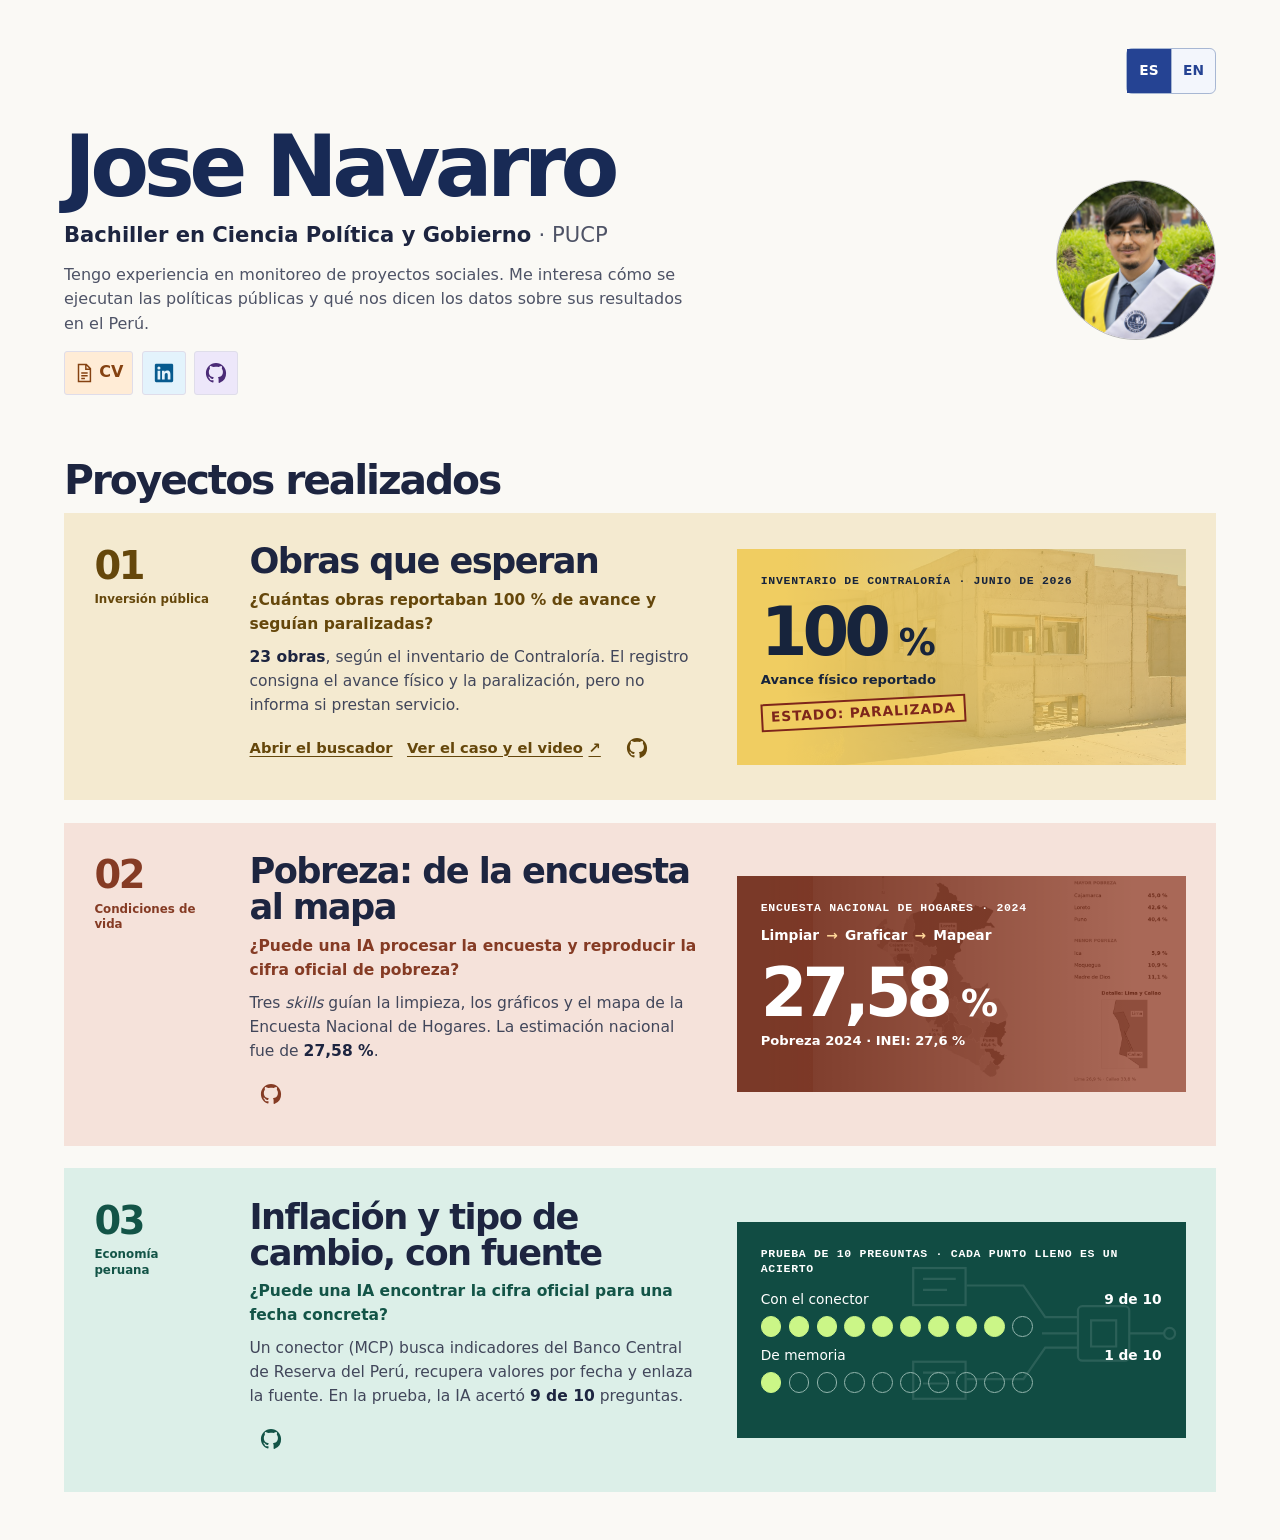
<file: index.html>
<!doctype html>
<html lang="es">
<head>
  <meta charset="utf-8">
  <meta name="viewport" content="width=device-width, initial-scale=1">
  <meta name="description" content="Jose Navarro, bachiller en Ciencia Política y Gobierno por la PUCP. Proyectos sobre inversión pública, pobreza y economía en el Perú.">
  <title>Jose Navarro · Portafolio</title>
  <style>
:root{color-scheme:light;--paper:#faf9f5;--ink:#1d2540;--quiet:#4e5366;--rule:#b9b9ba;--link:#254393}
*{box-sizing:border-box}
body{margin:0;background:var(--paper);color:var(--ink);font:1rem/1.55 system-ui,sans-serif}
a{color:var(--link);text-underline-offset:.19em}
a:hover{color:#912c19}
a:focus-visible{outline:3px solid #a73b24;outline-offset:4px}
.skip{position:absolute;top:.6rem;left:.6rem;z-index:2;background:white;padding:.7rem;transform:translateY(-180%)}
.skip:focus{transform:none}
.page{max-width:82rem;margin:auto;padding:clamp(1.15rem,4vw,3rem) clamp(1rem,5vw,4rem) 3rem}
h1,h2,h3,p,figure{margin:0}
.intro{display:grid;grid-template-columns:minmax(0,1fr) clamp(5rem,15vw,10rem);align-items:center;gap:1rem 2rem;padding:clamp(.7rem,3vw,2rem) 0 clamp(1.1rem,3vw,2rem)}
h1{font-size:clamp(2.2rem,6.7vw,5.65rem);line-height:.95;letter-spacing:-.065em;font-weight:850}
.degree{font-size:clamp(1.02rem,2.1vw,1.32rem);font-weight:720;margin-top:.7rem}
.degree span{color:var(--quiet);white-space:nowrap;font-weight:500}
.bio{max-width:40rem;margin-top:.7rem;color:var(--quiet)}
.portrait{width:100%;height:auto;aspect-ratio:1;object-fit:cover;border-radius:50%;border:1px solid var(--rule)}
.contacts{display:flex;gap:.55rem;margin-top:.85rem}
.contacts a{display:inline-flex;align-items:center;justify-content:center;gap:.25rem;min-width:44px;min-height:44px;padding:0 .52rem;color:var(--ink);border:1px solid var(--rule);border-radius:3px;text-decoration:none}
.contacts a:hover{background:#e5eaf7;color:var(--link)}
.contacts svg{width:22px;height:22px}
.contacts .cv{font-weight:750}
h1{color:#182a55}
.contacts a{border-color:#dfddea}
.contacts .cv{background:#ffecd6;color:#854211}
.contacts a[aria-label="LinkedIn"]{background:#e3f3fc;color:#075b8f}
.contacts a[aria-label="GitHub"]{background:#ede7fa;color:#4b2b77}
.contacts a:hover{outline:2px solid currentColor;outline-offset:2px}
#proyectos{padding-top:clamp(1rem,3vw,2rem)}
.section-heading{margin:0 0 .7rem}
.section-heading h2{font-size:clamp(1.55rem,3.4vw,2.55rem);line-height:1.06;letter-spacing:-.052em}
.projects{display:grid;gap:clamp(.85rem,1.8vw,1.4rem)}
.project{display:grid;grid-template-columns:minmax(5rem, .26fr) minmax(0,1fr) minmax(0,1fr);gap:clamp(.9rem,3vw,2.5rem);align-items:center;padding:clamp(.9rem,2.7vw,1.9rem);background:var(--project-paper)}

.works{--dark:#65470b;--project-paper:#f4ead0;--picture:url('obra-referencial.jpg')}
.poverty{--dark:#853b24;--project-paper:#f5e2da;--picture:url('enaho.png')}
.economy{--dark:#135447;--project-paper:#dcefe8;--picture:url('flujo-bcrp.svg')}
.category{display:grid;gap:.45rem;align-self:start;font-size:.74rem;font-weight:700;color:var(--dark);line-height:1.3;padding-top:.2rem}
.category span{font-size:clamp(1.6rem,3vw,2.65rem);font-weight:760;line-height:1;font-variant-numeric:tabular-nums;letter-spacing:-.06em}
.project-text{display:grid;gap:.55rem;align-content:center}
.project h3{font-size:clamp(1.45rem,2.75vw,2.45rem);line-height:1.02;letter-spacing:-.045em}
.project-text>p{font-size:.97rem;color:#41465a}
.project-text>p.question{font-weight:650;color:var(--dark)}
.project strong{color:var(--ink)}
.evidence{isolation:isolate;position:relative;overflow:hidden;display:grid;gap:.45rem;align-content:start;min-height:13.5rem;padding:clamp(1rem,2vw,1.5rem);color:#fff;line-height:1.28;font-size:.86rem}
.evidence figcaption{font:700 .72rem/1.35 ui-monospace,Consolas,monospace;letter-spacing:.06em;text-transform:uppercase}
.works-visual{background:#f0cd61;color:#17243c}
.works-visual::before,.survey-visual::before,.answers-visual::before{content:"";position:absolute;inset:0;z-index:-1;background-size:cover;background-repeat:no-repeat}
.works-visual::before{background-image:linear-gradient(90deg,#f0cd61 11%,transparent 94%),var(--picture);background-position:center,center 61%;opacity:.37}
.progress-number,.survey-number{font-size:clamp(2.9rem,5.4vw,4.2rem);font-weight:850;letter-spacing:-.075em;line-height:.95;font-variant-numeric:tabular-nums}
.progress-number{margin-top:.35rem}
.progress-number span,.survey-number span{font-size:.55em;letter-spacing:0}
.record-label{font-size:.82rem;font-weight:650}
.stamp{justify-self:start;margin-top:.2rem;padding:.2rem .5rem;border:2px solid #7d251b;color:#7d251b;background:#f0cd61;font-weight:820;letter-spacing:.065em;transform:rotate(-3deg)}
.survey-visual{background:#8c351e}
.survey-visual::before{background-image:linear-gradient(90deg,#8c351e 6%,transparent 88%),var(--picture);background-position:center,right 48%;background-size:cover,83% auto;opacity:.25;filter:grayscale(1)}
.workflow{list-style:none;padding:0;margin:.22rem 0;display:flex;flex-wrap:wrap;gap:.2rem .45rem;font-weight:690}
.workflow li+li::before{content:"→";margin-right:.45rem;color:#ffd698}
.survey-number{margin-top:.45rem}
.answers-visual{background:#114c43}
.answers-visual::before{background-image:var(--picture);background-position:right bottom;background-size:auto 96%;opacity:.11}
.dot-score{display:grid;gap:.45rem;margin-top:.45rem}
.dot-score>div:not(.dot-row){display:flex;justify-content:space-between;gap:.4rem}
.dot-score b{white-space:nowrap}
.dot-row{display:grid;grid-template-columns:repeat(10,minmax(0,1fr));gap:clamp(.15rem,.7vw,.45rem);max-width:17rem;margin-bottom:.2rem}
.dot-row i{aspect-ratio:1;display:block;border-radius:50%;border:1px solid #93b5ad}
.dot-row.nine i:nth-child(-n+9),.dot-row.one i:first-child{background:#cbf687;border-color:#cbf687}
.project-links{display:flex;flex-wrap:wrap;gap:.15rem .9rem}
.project .project-links a{color:var(--dark);text-decoration-thickness:1px}.project .project-links a:hover{text-decoration-thickness:2px}
.project-links a,.back{display:inline-flex;align-items:center;gap:.35rem;min-height:44px;font-weight:700;font-size:.92rem}
@media(max-width:880px){
  .project{grid-template-columns:minmax(0,1fr) minmax(0,1fr);gap:.65rem 1rem}
  .category{grid-column:1/-1;display:flex;align-items:baseline;gap:.5rem}
  .category span{font-size:1.15rem;letter-spacing:-.02em}
}
@media(max-width:620px){.project{grid-template-columns:minmax(0,1fr);gap:.55rem}.project-text{gap:.45rem}.evidence{min-height:12.7rem}}
@media(max-width:440px){.intro{grid-template-columns:minmax(0,1fr) 3.85rem;gap:.65rem;align-items:start}.portrait{margin-top:.15rem}.bio{font-size:.95rem}.degree span{white-space:normal}}
  .language-nav{display:flex;justify-content:flex-end}
.language-switch{display:inline-flex;border:1px solid #a7b7d3;background:#f3f6fc;border-radius:.38rem}
.language-toggle{display:grid;min-width:44px;min-height:44px;place-items:center;color:#254393;font-weight:750;font-size:.86rem;text-decoration:none}
.language-toggle+.language-toggle{border-left:1px solid #a7b7d3}
.language-toggle:hover{background:#e0eafa;color:#182a55}
.language-toggle[aria-current="page"]{background:#254393;color:#fff}
.language-toggle:focus-visible{position:relative;z-index:1}
.project-links .code-icon{min-width:44px;justify-content:center}.code-icon svg{width:22px;height:22px}.code-icon:hover{background:#ffffff80}
</style>
<link rel="alternate" hreflang="en" href="en.html">
</head>
<body>
  <a class="skip" href="#proyectos">Ir a los proyectos</a>
  <main class="page">
    <nav class="language-nav" aria-label="Idioma"><span class="language-switch"><a class="language-toggle" href="/" lang="es" hreflang="es" aria-label="Español" aria-current="page">ES</a><a class="language-toggle" href="/en.html" lang="en" hreflang="en" aria-label="English">EN</a></span></nav>
    <header class="intro">
      <div class="identity">
        <h1>Jose Navarro</h1>
        <p class="degree">Bachiller en Ciencia Política y Gobierno <span>· PUCP</span></p>
        <p class="bio">Tengo experiencia en monitoreo de proyectos sociales. Me interesa cómo se ejecutan las políticas públicas y qué nos dicen los datos sobre sus resultados en el Perú.</p>
        <div class="contacts" aria-label="CV y perfiles profesionales">
          <a class="cv" href="cv-jose-navarro.pdf" aria-label="CV en PDF">
            <svg viewBox="0 0 24 24" aria-hidden="true" fill="none" stroke="currentColor" stroke-width="1.6"><path d="M6 2.75h8.5L19 7.25v14H6zM14 3v5h5M9 12h7M9 15h7M9 18h4"/></svg>
            <span>CV</span>
          </a>
          <a href="https://www.linkedin.com/in/jpnavarro22/" aria-label="LinkedIn">
            <svg viewBox="0 0 24 24" aria-hidden="true" fill="currentColor"><path d="M20.45 2H3.55C2.69 2 2 2.68 2 3.53v16.94c0 .85.69 1.53 1.55 1.53h16.9c.86 0 1.55-.68 1.55-1.53V3.53c0-.85-.69-1.53-1.55-1.53ZM7.93 19H5V9.53h2.93V19ZM6.47 8.24a1.7 1.7 0 1 1 0-3.4 1.7 1.7 0 0 1 0 3.4ZM19 19h-2.93v-4.61c0-1.1-.02-2.52-1.53-2.52-1.54 0-1.78 1.2-1.78 2.44V19H9.83V9.53h2.81v1.29h.04a3.08 3.08 0 0 1 2.77-1.52c2.96 0 3.55 1.95 3.55 4.49V19Z"/></svg>
          </a>
          <a href="https://github.com/bocchienjoyer" aria-label="GitHub">
            <svg viewBox="0 0 24 24" aria-hidden="true" fill="currentColor"><path d="M12 1C5.923 1 1 5.923 1 12c0 4.867 3.149 8.979 7.521 10.436.55.096.756-.233.756-.522 0-.262-.014-1.128-.014-2.049-3.025.564-3.809-.742-4.057-1.43-.124-.317-.66-1.293-1.127-1.554-.385-.207-.935-.715-.014-.729.866-.014 1.485.797 1.691 1.128.99 1.663 2.571 1.196 3.204.907.096-.715.385-1.196.701-1.471-2.681-.302-5.486-1.34-5.486-5.966 0-1.32.467-2.406 1.237-3.258-.124-.302-.55-1.54.124-3.19 0 0 1.003-.316 3.3 1.238a11.45 11.45 0 0 1 3.025-.407c1.031 0 2.062.138 3.025.407 2.296-1.568 3.3-1.238 3.3-1.238.674 1.65.248 2.888.124 3.19.77.852 1.237 1.924 1.237 3.258 0 4.64-2.819 5.664-5.5 5.966.44.385.825 1.114.825 2.255 0 1.636-.014 2.956-.014 3.368 0 .289.206.632.756.522A11.02 11.02 0 0 0 23 12c0-6.077-4.923-11-11-11Z"/></svg>
          </a>
        </div>
      </div>
      <img class="portrait" src="retrato.jpg" alt="Jose Navarro en su graduación" width="160" height="160">
    </header>
    <section id="proyectos" aria-labelledby="titulo-proyectos">
      <div class="section-heading"><h2 id="titulo-proyectos">Proyectos realizados</h2></div>
      <div class="projects">
        <article class="project works">
          <p class="category"><span>01</span> Inversión pública</p>
          <div class="project-text">
            <h3>Obras que esperan</h3>
            <p class="question">¿Cuántas obras reportaban 100 % de avance y seguían paralizadas?</p>
            <p><strong>23 obras</strong>, según el inventario de Contraloría. El registro consigna el avance físico y la paralización, pero no informa si prestan servicio.</p>
            <div class="project-links"><a href="https://bocchienjoyer.github.io/obras-que-esperan/">Abrir el buscador</a><a href="obras.html">Ver el caso y el video <span aria-hidden="true">↗</span></a><a class="code-icon" href="https://github.com/bocchienjoyer/python_intermedio/tree/main/tarea_3" aria-label="Código de Obras que esperan en GitHub"><svg viewBox="0 0 24 24" aria-hidden="true" fill="currentColor"><path d="M12 1C5.923 1 1 5.923 1 12c0 4.867 3.149 8.979 7.521 10.436.55.096.756-.233.756-.522 0-.262-.014-1.128-.014-2.049-3.025.564-3.809-.742-4.057-1.43-.124-.317-.66-1.293-1.127-1.554-.385-.207-.935-.715-.014-.729.866-.014 1.485.797 1.691 1.128.99 1.663 2.571 1.196 3.204.907.096-.715.385-1.196.701-1.471-2.681-.302-5.486-1.34-5.486-5.966 0-1.32.467-2.406 1.237-3.258-.124-.302-.55-1.54.124-3.19 0 0 1.003-.316 3.3 1.238a11.45 11.45 0 0 1 3.025-.407c1.031 0 2.062.138 3.025.407 2.296-1.568 3.3-1.238 3.3-1.238.674 1.65.248 2.888.124 3.19.77.852 1.237 1.924 1.237 3.258 0 4.64-2.819 5.664-5.5 5.966.44.385.825 1.114.825 2.255 0 1.636-.014 2.956-.014 3.368 0 .289.206.632.756.522A11.02 11.02 0 0 0 23 12c0-6.077-4.923-11-11-11Z"/></svg></a></div>
          </div>
          <figure class="evidence works-visual">
            <figcaption>Inventario de Contraloría · junio de 2026</figcaption>
            <div class="progress-number">100<span> %</span></div>
            <div class="record-label">Avance físico reportado</div>
            <div class="stamp">ESTADO: PARALIZADA</div>
          </figure>
        </article>
        <article class="project poverty">
          <p class="category"><span>02</span> Condiciones de vida</p>
          <div class="project-text">
            <h3>Pobreza: de la encuesta al mapa</h3>
            <p class="question">¿Puede una IA procesar la encuesta y reproducir la cifra oficial de pobreza?</p>
            <p>Tres <em>skills</em> guían la limpieza, los gráficos y el mapa de la Encuesta Nacional de Hogares. La estimación nacional fue de <strong>27,58 %</strong>.</p>
            <div class="project-links"><a class="code-icon" href="https://github.com/bocchienjoyer/enaho_skills" aria-label="Código del proyecto de pobreza en GitHub"><svg viewBox="0 0 24 24" aria-hidden="true" fill="currentColor"><path d="M12 1C5.923 1 1 5.923 1 12c0 4.867 3.149 8.979 7.521 10.436.55.096.756-.233.756-.522 0-.262-.014-1.128-.014-2.049-3.025.564-3.809-.742-4.057-1.43-.124-.317-.66-1.293-1.127-1.554-.385-.207-.935-.715-.014-.729.866-.014 1.485.797 1.691 1.128.99 1.663 2.571 1.196 3.204.907.096-.715.385-1.196.701-1.471-2.681-.302-5.486-1.34-5.486-5.966 0-1.32.467-2.406 1.237-3.258-.124-.302-.55-1.54.124-3.19 0 0 1.003-.316 3.3 1.238a11.45 11.45 0 0 1 3.025-.407c1.031 0 2.062.138 3.025.407 2.296-1.568 3.3-1.238 3.3-1.238.674 1.65.248 2.888.124 3.19.77.852 1.237 1.924 1.237 3.258 0 4.64-2.819 5.664-5.5 5.966.44.385.825 1.114.825 2.255 0 1.636-.014 2.956-.014 3.368 0 .289.206.632.756.522A11.02 11.02 0 0 0 23 12c0-6.077-4.923-11-11-11Z"/></svg></a></div>
          </div>
          <figure class="evidence survey-visual">
            <figcaption>Encuesta Nacional de Hogares · 2024</figcaption>
            <ol class="workflow"><li>Limpiar</li><li>Graficar</li><li>Mapear</li></ol>
            <div class="survey-number">27,58<span> %</span></div>
            <div class="record-label">Pobreza 2024 · INEI: 27,6 %</div>
          </figure>
        </article>
        <article class="project economy">
          <p class="category"><span>03</span> Economía peruana</p>
          <div class="project-text">
            <h3>Inflación y tipo de cambio, con fuente</h3>
            <p class="question">¿Puede una IA encontrar la cifra oficial para una fecha concreta?</p>
            <p>Un conector (MCP) busca indicadores del Banco Central de Reserva del Perú, recupera valores por fecha y enlaza la fuente. En la prueba, la IA acertó <strong>9 de 10</strong> preguntas.</p>
            <div class="project-links"><a class="code-icon" href="https://github.com/bocchienjoyer/mcp-bcrp" aria-label="Código del conector del BCRP en GitHub"><svg viewBox="0 0 24 24" aria-hidden="true" fill="currentColor"><path d="M12 1C5.923 1 1 5.923 1 12c0 4.867 3.149 8.979 7.521 10.436.55.096.756-.233.756-.522 0-.262-.014-1.128-.014-2.049-3.025.564-3.809-.742-4.057-1.43-.124-.317-.66-1.293-1.127-1.554-.385-.207-.935-.715-.014-.729.866-.014 1.485.797 1.691 1.128.99 1.663 2.571 1.196 3.204.907.096-.715.385-1.196.701-1.471-2.681-.302-5.486-1.34-5.486-5.966 0-1.32.467-2.406 1.237-3.258-.124-.302-.55-1.54.124-3.19 0 0 1.003-.316 3.3 1.238a11.45 11.45 0 0 1 3.025-.407c1.031 0 2.062.138 3.025.407 2.296-1.568 3.3-1.238 3.3-1.238.674 1.65.248 2.888.124 3.19.77.852 1.237 1.924 1.237 3.258 0 4.64-2.819 5.664-5.5 5.966.44.385.825 1.114.825 2.255 0 1.636-.014 2.956-.014 3.368 0 .289.206.632.756.522A11.02 11.02 0 0 0 23 12c0-6.077-4.923-11-11-11Z"/></svg></a></div>
          </div>
          <figure class="evidence answers-visual">
            <figcaption>Prueba de 10 preguntas · cada punto lleno es un acierto</figcaption>
            <div class="dot-score">
              <div><span>Con el conector</span><b>9 de 10</b></div>
              <div class="dot-row nine" aria-hidden="true"><i></i><i></i><i></i><i></i><i></i><i></i><i></i><i></i><i></i><i></i></div>
              <div><span>De memoria</span><b>1 de 10</b></div>
              <div class="dot-row one" aria-hidden="true"><i></i><i></i><i></i><i></i><i></i><i></i><i></i><i></i><i></i><i></i></div>
            </div>
          </figure>
        </article>
      </div>
    </section>
  </main>
</body>
</html>
</file>
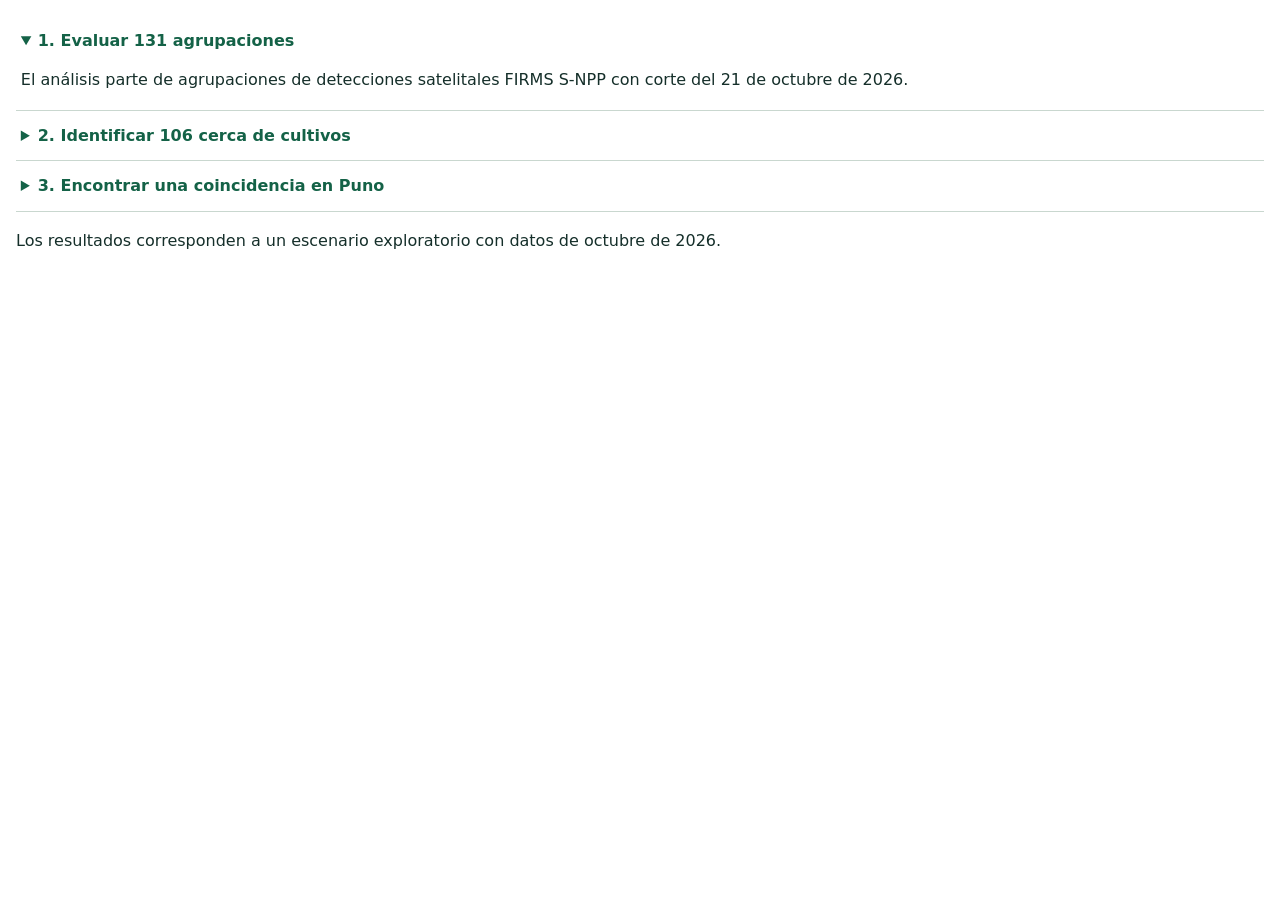
<file: demo.html>
<!doctype html>
<html lang="es">
<head>
  <meta charset="utf-8">
  <meta name="viewport" content="width=device-width, initial-scale=1">
  <title>Cómo se evaluaron las detecciones</title>
  <link rel="stylesheet" href="estilos.css">
</head>
<body class="demo">
  <details name="etapa" open><summary>1. Evaluar 131 agrupaciones</summary><p>El análisis parte de agrupaciones de detecciones satelitales FIRMS S-NPP con corte del 21 de octubre de 2026.</p></details>
  <details name="etapa"><summary>2. Identificar 106 cerca de cultivos</summary><p>Se identificaron 106 agrupaciones con superficie agrícola a menos de 1 km.</p></details>
  <details name="etapa"><summary>3. Encontrar una coincidencia en Puno</summary><p>Al incorporar las condiciones meteorológicas del escenario base, una agrupación cumplió los criterios en Puno.</p></details>
  <p>Los resultados corresponden a un escenario exploratorio con datos de octubre de 2026.</p>
</body>
</html>
</file>
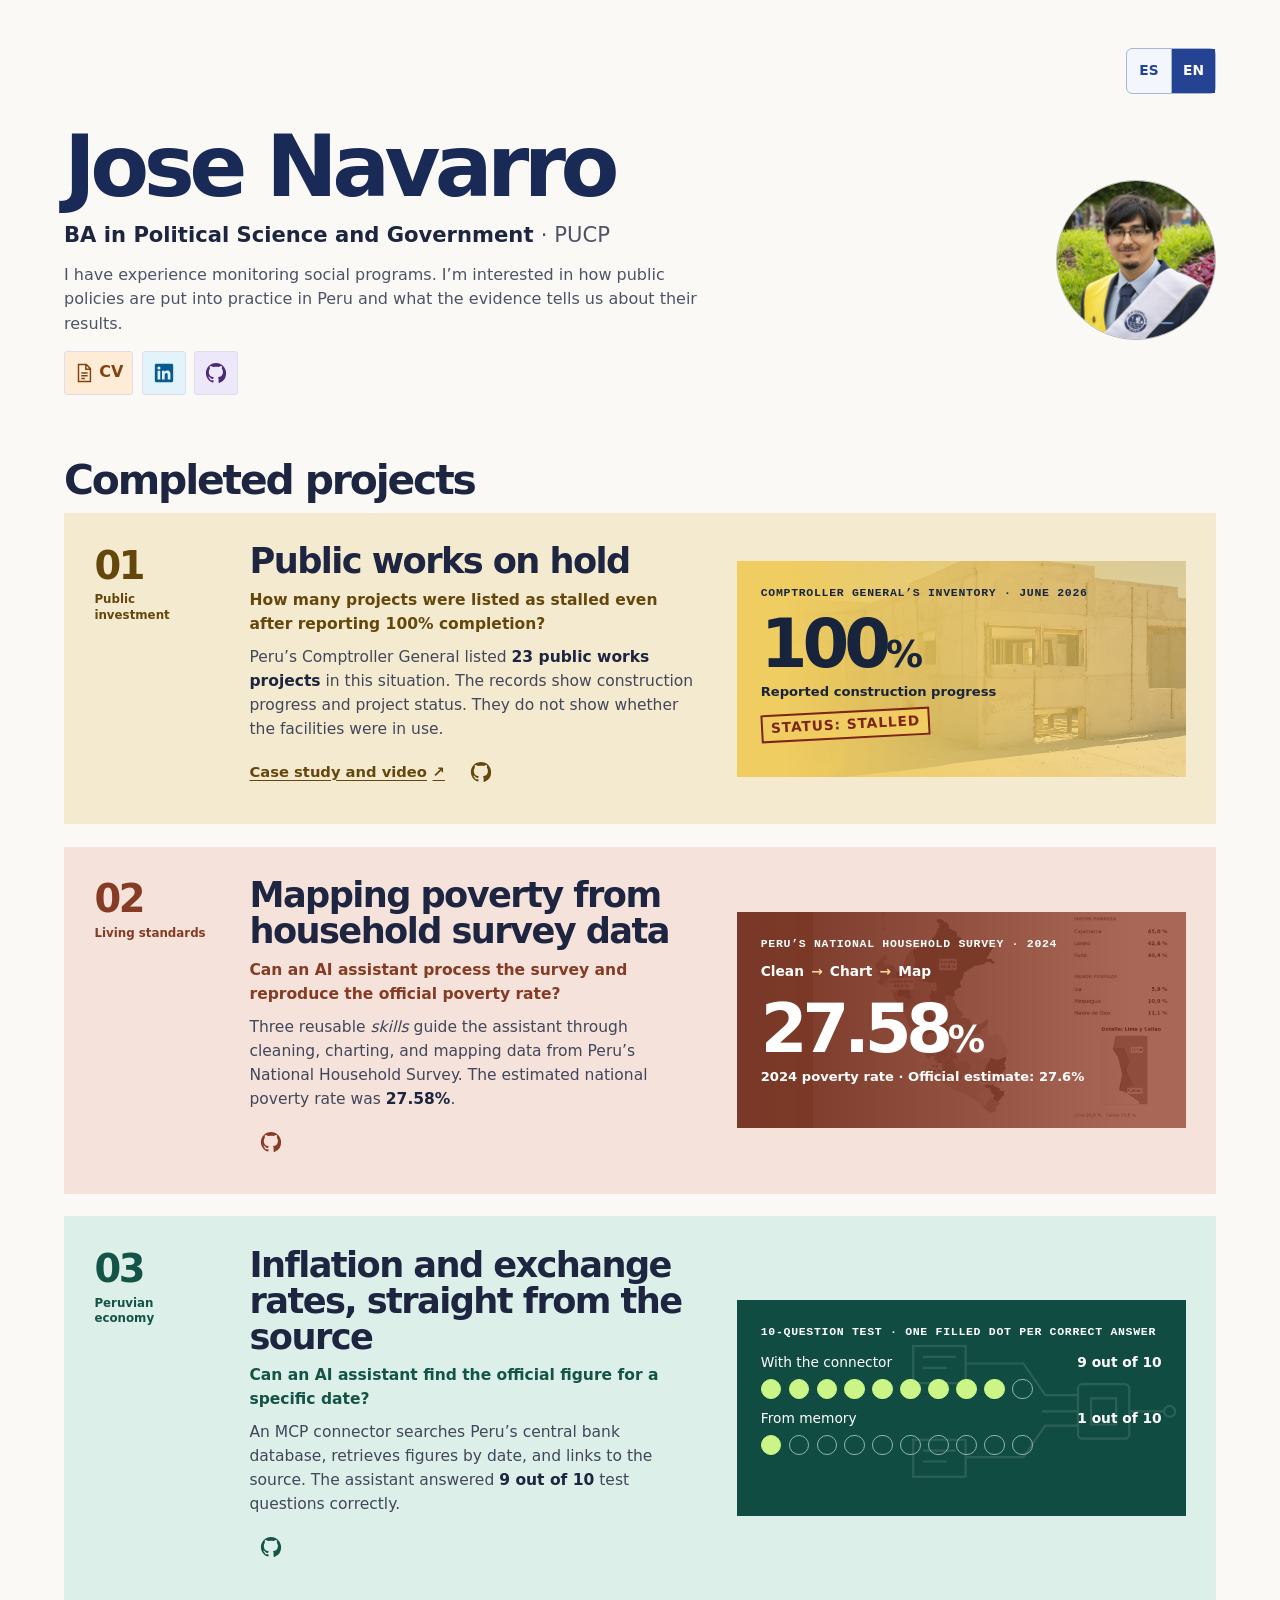
<file: en.html>
<!doctype html>
<html lang="en">
<head>
  <meta charset="utf-8">
  <meta name="viewport" content="width=device-width, initial-scale=1">
  <meta name="description" content="Jose Navarro holds a bachelor’s degree in Political Science and Government from PUCP. His projects cover public investment, poverty, and the Peruvian economy.">
  <title>Jose Navarro · Portfolio</title>
  <style>
:root{color-scheme:light;--paper:#faf9f5;--ink:#1d2540;--quiet:#4e5366;--rule:#b9b9ba;--link:#254393}
*{box-sizing:border-box}
body{margin:0;background:var(--paper);color:var(--ink);font:1rem/1.55 system-ui,sans-serif}
a{color:var(--link);text-underline-offset:.19em}
a:hover{color:#912c19}
a:focus-visible{outline:3px solid #a73b24;outline-offset:4px}
.skip{position:absolute;top:.6rem;left:.6rem;z-index:2;background:white;padding:.7rem;transform:translateY(-180%)}
.skip:focus{transform:none}
.page{max-width:82rem;margin:auto;padding:clamp(1.15rem,4vw,3rem) clamp(1rem,5vw,4rem) 3rem}
h1,h2,h3,p,figure{margin:0}
.intro{display:grid;grid-template-columns:minmax(0,1fr) clamp(5rem,15vw,10rem);align-items:center;gap:1rem 2rem;padding:clamp(.7rem,3vw,2rem) 0 clamp(1.1rem,3vw,2rem)}
h1{font-size:clamp(2.2rem,6.7vw,5.65rem);line-height:.95;letter-spacing:-.065em;font-weight:850}
.degree{font-size:clamp(1.02rem,2.1vw,1.32rem);font-weight:720;margin-top:.7rem}
.degree span{color:var(--quiet);white-space:nowrap;font-weight:500}
.bio{max-width:40rem;margin-top:.7rem;color:var(--quiet)}
.portrait{width:100%;height:auto;aspect-ratio:1;object-fit:cover;border-radius:50%;border:1px solid var(--rule)}
.contacts{display:flex;gap:.55rem;margin-top:.85rem}
.contacts a{display:inline-flex;align-items:center;justify-content:center;gap:.25rem;min-width:44px;min-height:44px;padding:0 .52rem;color:var(--ink);border:1px solid var(--rule);border-radius:3px;text-decoration:none}
.contacts a:hover{background:#e5eaf7;color:var(--link)}
.contacts svg{width:22px;height:22px}
.contacts .cv{font-weight:750}
h1{color:#182a55}
.contacts a{border-color:#dfddea}
.contacts .cv{background:#ffecd6;color:#854211}
.contacts a[aria-label="LinkedIn"]{background:#e3f3fc;color:#075b8f}
.contacts a[aria-label="GitHub"]{background:#ede7fa;color:#4b2b77}
.contacts a:hover{outline:2px solid currentColor;outline-offset:2px}
#projects{padding-top:clamp(1rem,3vw,2rem)}
.section-heading{margin:0 0 .7rem}
.section-heading h2{font-size:clamp(1.55rem,3.4vw,2.55rem);line-height:1.06;letter-spacing:-.052em}
.projects{display:grid;gap:clamp(.85rem,1.8vw,1.4rem)}
.project{display:grid;grid-template-columns:minmax(5rem, .26fr) minmax(0,1fr) minmax(0,1fr);gap:clamp(.9rem,3vw,2.5rem);align-items:center;padding:clamp(.9rem,2.7vw,1.9rem);background:var(--project-paper)}

.works{--dark:#65470b;--project-paper:#f4ead0;--picture:url('obra-referencial.jpg')}
.poverty{--dark:#853b24;--project-paper:#f5e2da;--picture:url('enaho.png')}
.economy{--dark:#135447;--project-paper:#dcefe8;--picture:url('flujo-bcrp.svg')}
.category{display:grid;gap:.45rem;align-self:start;font-size:.74rem;font-weight:700;color:var(--dark);line-height:1.3;padding-top:.2rem}
.category span{font-size:clamp(1.6rem,3vw,2.65rem);font-weight:760;line-height:1;font-variant-numeric:tabular-nums;letter-spacing:-.06em}
.project-text{display:grid;gap:.55rem;align-content:center}
.project h3{font-size:clamp(1.45rem,2.75vw,2.45rem);line-height:1.02;letter-spacing:-.045em}
.project-text>p{font-size:.97rem;color:#41465a}
.project-text>p.question{font-weight:650;color:var(--dark)}
.project strong{color:var(--ink)}
.evidence{isolation:isolate;position:relative;overflow:hidden;display:grid;gap:.45rem;align-content:start;min-height:13.5rem;padding:clamp(1rem,2vw,1.5rem);color:#fff;line-height:1.28;font-size:.86rem}
.evidence figcaption{font:700 .72rem/1.35 ui-monospace,Consolas,monospace;letter-spacing:.06em;text-transform:uppercase}
.works-visual{background:#f0cd61;color:#17243c}
.works-visual::before,.survey-visual::before,.answers-visual::before{content:"";position:absolute;inset:0;z-index:-1;background-size:cover;background-repeat:no-repeat}
.works-visual::before{background-image:linear-gradient(90deg,#f0cd61 11%,transparent 94%),var(--picture);background-position:center,center 61%;opacity:.37}
.progress-number,.survey-number{font-size:clamp(2.9rem,5.4vw,4.2rem);font-weight:850;letter-spacing:-.075em;line-height:.95;font-variant-numeric:tabular-nums}
.progress-number{margin-top:.35rem}
.progress-number span,.survey-number span{font-size:.55em;letter-spacing:0}
.record-label{font-size:.82rem;font-weight:650}
.stamp{justify-self:start;margin-top:.2rem;padding:.2rem .5rem;border:2px solid #7d251b;color:#7d251b;background:#f0cd61;font-weight:820;letter-spacing:.065em;transform:rotate(-3deg)}
.survey-visual{background:#8c351e}
.survey-visual::before{background-image:linear-gradient(90deg,#8c351e 6%,transparent 88%),var(--picture);background-position:center,right 48%;background-size:cover,83% auto;opacity:.25;filter:grayscale(1)}
.workflow{list-style:none;padding:0;margin:.22rem 0;display:flex;flex-wrap:wrap;gap:.2rem .45rem;font-weight:690}
.workflow li+li::before{content:"→";margin-right:.45rem;color:#ffd698}
.survey-number{margin-top:.45rem}
.answers-visual{background:#114c43}
.answers-visual::before{background-image:var(--picture);background-position:right bottom;background-size:auto 96%;opacity:.11}
.dot-score{display:grid;gap:.45rem;margin-top:.45rem}
.dot-score>div:not(.dot-row){display:flex;justify-content:space-between;gap:.4rem}
.dot-score b{white-space:nowrap}
.dot-row{display:grid;grid-template-columns:repeat(10,minmax(0,1fr));gap:clamp(.15rem,.7vw,.45rem);max-width:17rem;margin-bottom:.2rem}
.dot-row i{aspect-ratio:1;display:block;border-radius:50%;border:1px solid #93b5ad}
.dot-row.nine i:nth-child(-n+9),.dot-row.one i:first-child{background:#cbf687;border-color:#cbf687}
.project-links{display:flex;flex-wrap:wrap;gap:.15rem .9rem}
.project .project-links a{color:var(--dark);text-decoration-thickness:1px}.project .project-links a:hover{text-decoration-thickness:2px}
.project-links a,.back{display:inline-flex;align-items:center;gap:.35rem;min-height:44px;font-weight:700;font-size:.92rem}
@media(max-width:880px){
  .project{grid-template-columns:minmax(0,1fr) minmax(0,1fr);gap:.65rem 1rem}
  .category{grid-column:1/-1;display:flex;align-items:baseline;gap:.5rem}
  .category span{font-size:1.15rem;letter-spacing:-.02em}
}
@media(max-width:620px){.project{grid-template-columns:minmax(0,1fr);gap:.55rem}.project-text{gap:.45rem}.evidence{min-height:12.7rem}}
@media(max-width:440px){.intro{grid-template-columns:minmax(0,1fr) 3.85rem;gap:.65rem;align-items:start}.portrait{margin-top:.15rem}.bio{font-size:.95rem}.degree span{white-space:normal}}
  .language-nav{display:flex;justify-content:flex-end}
.language-switch{display:inline-flex;border:1px solid #a7b7d3;background:#f3f6fc;border-radius:.38rem}
.language-toggle{display:grid;min-width:44px;min-height:44px;place-items:center;color:#254393;font-weight:750;font-size:.86rem;text-decoration:none}
.language-toggle+.language-toggle{border-left:1px solid #a7b7d3}
.language-toggle:hover{background:#e0eafa;color:#182a55}
.language-toggle[aria-current="page"]{background:#254393;color:#fff}
.language-toggle:focus-visible{position:relative;z-index:1}
.project-links .code-icon{min-width:44px;justify-content:center}.code-icon svg{width:22px;height:22px}.code-icon:hover{background:#ffffff80}
</style>
<link rel="alternate" hreflang="es" href="./">
</head>
<body>
  <a class="skip" href="#projects">Skip to projects</a>
  <main class="page">
    <nav class="language-nav" aria-label="Language"><span class="language-switch"><a class="language-toggle" href="/" lang="es" hreflang="es" aria-label="Español">ES</a><a class="language-toggle" href="/en.html" lang="en" hreflang="en" aria-label="English" aria-current="page">EN</a></span></nav>
    <header class="intro">
      <div class="identity">
        <h1>Jose Navarro</h1>
        <p class="degree">BA in Political Science and Government <span>· PUCP</span></p>
        <p class="bio">I have experience monitoring social programs. I’m interested in how public policies are put into practice in Peru and what the evidence tells us about their results.</p>
        <div class="contacts" aria-label="CV and professional profiles">
          <a class="cv" href="cv-jose-navarro.pdf" aria-label="CV (PDF, in Spanish)">
            <svg viewBox="0 0 24 24" aria-hidden="true" fill="none" stroke="currentColor" stroke-width="1.6"><path d="M6 2.75h8.5L19 7.25v14H6zM14 3v5h5M9 12h7M9 15h7M9 18h4"/></svg>
            <span>CV</span>
          </a>
          <a href="https://www.linkedin.com/in/jpnavarro22/" aria-label="LinkedIn">
            <svg viewBox="0 0 24 24" aria-hidden="true" fill="currentColor"><path d="M20.45 2H3.55C2.69 2 2 2.68 2 3.53v16.94c0 .85.69 1.53 1.55 1.53h16.9c.86 0 1.55-.68 1.55-1.53V3.53c0-.85-.69-1.53-1.55-1.53ZM7.93 19H5V9.53h2.93V19ZM6.47 8.24a1.7 1.7 0 1 1 0-3.4 1.7 1.7 0 0 1 0 3.4ZM19 19h-2.93v-4.61c0-1.1-.02-2.52-1.53-2.52-1.54 0-1.78 1.2-1.78 2.44V19H9.83V9.53h2.81v1.29h.04a3.08 3.08 0 0 1 2.77-1.52c2.96 0 3.55 1.95 3.55 4.49V19Z"/></svg>
          </a>
          <a href="https://github.com/bocchienjoyer" aria-label="GitHub">
            <svg viewBox="0 0 24 24" aria-hidden="true" fill="currentColor"><path d="M12 1C5.923 1 1 5.923 1 12c0 4.867 3.149 8.979 7.521 10.436.55.096.756-.233.756-.522 0-.262-.014-1.128-.014-2.049-3.025.564-3.809-.742-4.057-1.43-.124-.317-.66-1.293-1.127-1.554-.385-.207-.935-.715-.014-.729.866-.014 1.485.797 1.691 1.128.99 1.663 2.571 1.196 3.204.907.096-.715.385-1.196.701-1.471-2.681-.302-5.486-1.34-5.486-5.966 0-1.32.467-2.406 1.237-3.258-.124-.302-.55-1.54.124-3.19 0 0 1.003-.316 3.3 1.238a11.45 11.45 0 0 1 3.025-.407c1.031 0 2.062.138 3.025.407 2.296-1.568 3.3-1.238 3.3-1.238.674 1.65.248 2.888.124 3.19.77.852 1.237 1.924 1.237 3.258 0 4.64-2.819 5.664-5.5 5.966.44.385.825 1.114.825 2.255 0 1.636-.014 2.956-.014 3.368 0 .289.206.632.756.522A11.02 11.02 0 0 0 23 12c0-6.077-4.923-11-11-11Z"/></svg>
          </a>
        </div>
      </div>
      <img class="portrait" src="retrato.jpg" alt="Jose Navarro at his graduation" width="160" height="160">
    </header>
    <section id="projects" aria-labelledby="titulo-proyectos">
      <div class="section-heading"><h2 id="titulo-proyectos">Completed projects</h2></div>
      <div class="projects">
        <article class="project works">
          <p class="category"><span>01</span> Public investment</p>
          <div class="project-text">
            <h3>Public works on hold</h3>
            <p class="question">How many projects were listed as stalled even after reporting 100% completion?</p>
            <p>Peru’s Comptroller General listed <strong>23 public works projects</strong> in this situation. The records show construction progress and project status. They do not show whether the facilities were in use.</p>
            <div class="project-links"><a href="obras-en.html">Case study and video <span aria-hidden="true">↗</span></a><a class="code-icon" href="https://github.com/bocchienjoyer/python_intermedio/tree/main/tarea_3" aria-label="Public works project code on GitHub"><svg viewBox="0 0 24 24" aria-hidden="true" fill="currentColor"><path d="M12 1C5.923 1 1 5.923 1 12c0 4.867 3.149 8.979 7.521 10.436.55.096.756-.233.756-.522 0-.262-.014-1.128-.014-2.049-3.025.564-3.809-.742-4.057-1.43-.124-.317-.66-1.293-1.127-1.554-.385-.207-.935-.715-.014-.729.866-.014 1.485.797 1.691 1.128.99 1.663 2.571 1.196 3.204.907.096-.715.385-1.196.701-1.471-2.681-.302-5.486-1.34-5.486-5.966 0-1.32.467-2.406 1.237-3.258-.124-.302-.55-1.54.124-3.19 0 0 1.003-.316 3.3 1.238a11.45 11.45 0 0 1 3.025-.407c1.031 0 2.062.138 3.025.407 2.296-1.568 3.3-1.238 3.3-1.238.674 1.65.248 2.888.124 3.19.77.852 1.237 1.924 1.237 3.258 0 4.64-2.819 5.664-5.5 5.966.44.385.825 1.114.825 2.255 0 1.636-.014 2.956-.014 3.368 0 .289.206.632.756.522A11.02 11.02 0 0 0 23 12c0-6.077-4.923-11-11-11Z"/></svg></a></div>
          </div>
          <figure class="evidence works-visual">
            <figcaption>Comptroller General’s inventory · June 2026</figcaption>
            <div class="progress-number">100<span>%</span></div>
            <div class="record-label">Reported construction progress</div>
            <div class="stamp">STATUS: STALLED</div>
          </figure>
        </article>
        <article class="project poverty">
          <p class="category"><span>02</span> Living standards</p>
          <div class="project-text">
            <h3>Mapping poverty from household survey data</h3>
            <p class="question">Can an AI assistant process the survey and reproduce the official poverty rate?</p>
            <p>Three reusable <em>skills</em> guide the assistant through cleaning, charting, and mapping data from Peru’s National Household Survey. The estimated national poverty rate was <strong>27.58%</strong>.</p>
            <div class="project-links"><a class="code-icon" href="https://github.com/bocchienjoyer/enaho_skills" aria-label="Poverty mapping project code on GitHub"><svg viewBox="0 0 24 24" aria-hidden="true" fill="currentColor"><path d="M12 1C5.923 1 1 5.923 1 12c0 4.867 3.149 8.979 7.521 10.436.55.096.756-.233.756-.522 0-.262-.014-1.128-.014-2.049-3.025.564-3.809-.742-4.057-1.43-.124-.317-.66-1.293-1.127-1.554-.385-.207-.935-.715-.014-.729.866-.014 1.485.797 1.691 1.128.99 1.663 2.571 1.196 3.204.907.096-.715.385-1.196.701-1.471-2.681-.302-5.486-1.34-5.486-5.966 0-1.32.467-2.406 1.237-3.258-.124-.302-.55-1.54.124-3.19 0 0 1.003-.316 3.3 1.238a11.45 11.45 0 0 1 3.025-.407c1.031 0 2.062.138 3.025.407 2.296-1.568 3.3-1.238 3.3-1.238.674 1.65.248 2.888.124 3.19.77.852 1.237 1.924 1.237 3.258 0 4.64-2.819 5.664-5.5 5.966.44.385.825 1.114.825 2.255 0 1.636-.014 2.956-.014 3.368 0 .289.206.632.756.522A11.02 11.02 0 0 0 23 12c0-6.077-4.923-11-11-11Z"/></svg></a></div>
          </div>
          <figure class="evidence survey-visual">
            <figcaption>Peru’s National Household Survey · 2024</figcaption>
            <ol class="workflow"><li>Clean</li><li>Chart</li><li>Map</li></ol>
            <div class="survey-number">27.58<span>%</span></div>
            <div class="record-label">2024 poverty rate · Official estimate: 27.6%</div>
          </figure>
        </article>
        <article class="project economy">
          <p class="category"><span>03</span> Peruvian economy</p>
          <div class="project-text">
            <h3>Inflation and exchange rates, straight from the source</h3>
            <p class="question">Can an AI assistant find the official figure for a specific date?</p>
            <p>An MCP connector searches Peru’s central bank database, retrieves figures by date, and links to the source. The assistant answered <strong>9 out of 10</strong> test questions correctly.</p>
            <div class="project-links"><a class="code-icon" href="https://github.com/bocchienjoyer/mcp-bcrp" aria-label="Central bank connector code on GitHub"><svg viewBox="0 0 24 24" aria-hidden="true" fill="currentColor"><path d="M12 1C5.923 1 1 5.923 1 12c0 4.867 3.149 8.979 7.521 10.436.55.096.756-.233.756-.522 0-.262-.014-1.128-.014-2.049-3.025.564-3.809-.742-4.057-1.43-.124-.317-.66-1.293-1.127-1.554-.385-.207-.935-.715-.014-.729.866-.014 1.485.797 1.691 1.128.99 1.663 2.571 1.196 3.204.907.096-.715.385-1.196.701-1.471-2.681-.302-5.486-1.34-5.486-5.966 0-1.32.467-2.406 1.237-3.258-.124-.302-.55-1.54.124-3.19 0 0 1.003-.316 3.3 1.238a11.45 11.45 0 0 1 3.025-.407c1.031 0 2.062.138 3.025.407 2.296-1.568 3.3-1.238 3.3-1.238.674 1.65.248 2.888.124 3.19.77.852 1.237 1.924 1.237 3.258 0 4.64-2.819 5.664-5.5 5.966.44.385.825 1.114.825 2.255 0 1.636-.014 2.956-.014 3.368 0 .289.206.632.756.522A11.02 11.02 0 0 0 23 12c0-6.077-4.923-11-11-11Z"/></svg></a></div>
          </div>
          <figure class="evidence answers-visual">
            <figcaption>10-question test · one filled dot per correct answer</figcaption>
            <div class="dot-score">
              <div><span>With the connector</span><b>9 out of 10</b></div>
              <div class="dot-row nine" aria-hidden="true"><i></i><i></i><i></i><i></i><i></i><i></i><i></i><i></i><i></i><i></i></div>
              <div><span>From memory</span><b>1 out of 10</b></div>
              <div class="dot-row one" aria-hidden="true"><i></i><i></i><i></i><i></i><i></i><i></i><i></i><i></i><i></i><i></i></div>
            </div>
          </figure>
        </article>
      </div>
    </section>
  </main>
</body>
</html>
</file>
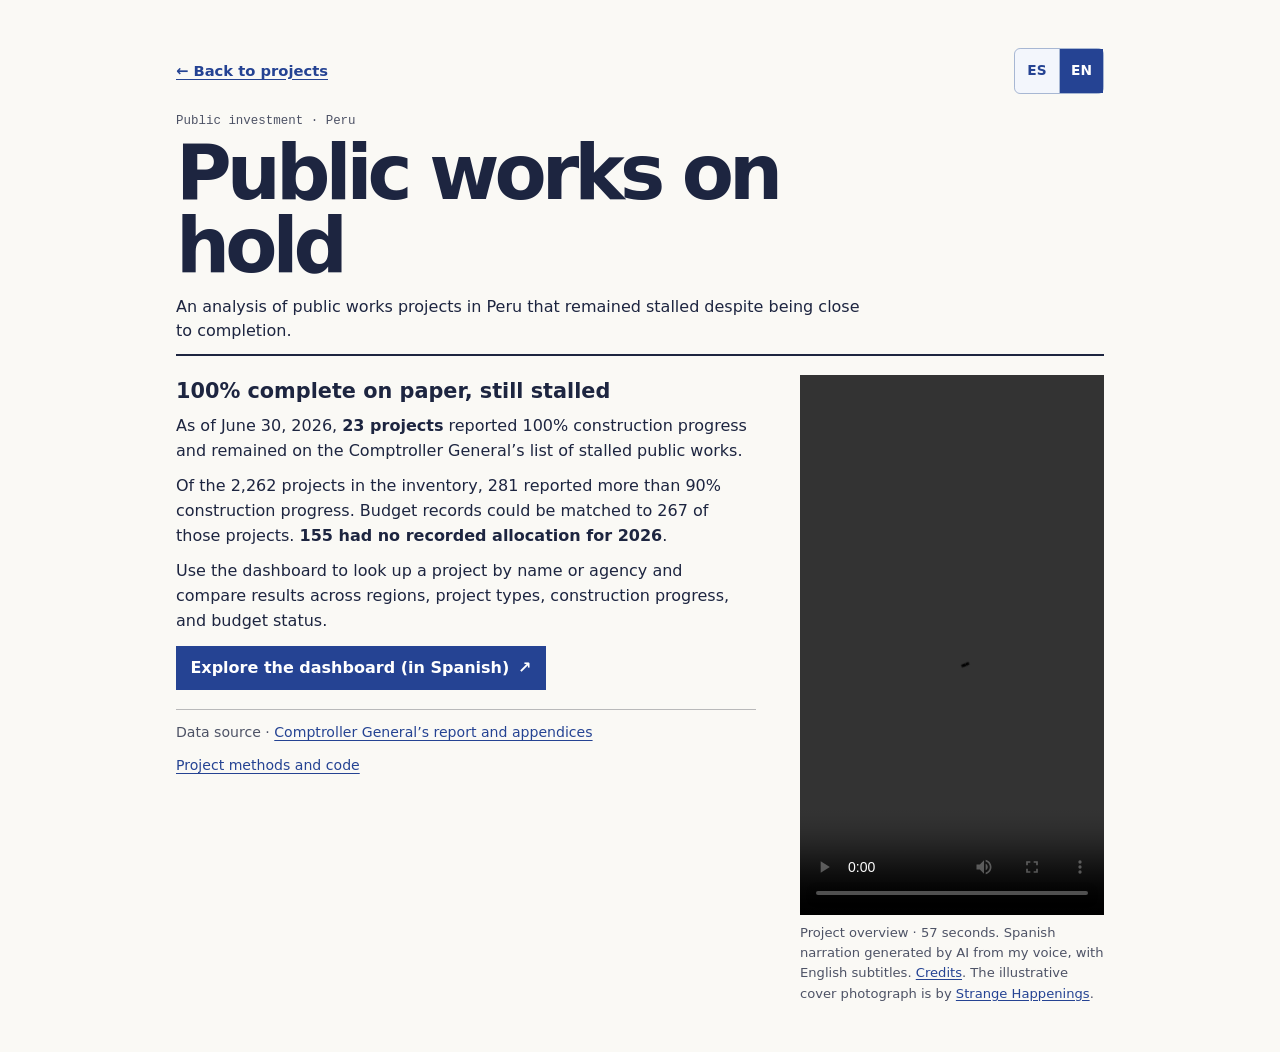
<file: obras-en.html>
<!doctype html>
<html lang="en">
<head>
  <meta charset="utf-8">
  <meta name="viewport" content="width=device-width, initial-scale=1">
  <meta name="description" content="Public works on hold, a project by Jose Navarro about stalled public works in Peru.">
  <title>Public works on hold · Jose Navarro</title>
  <link rel="stylesheet" href="portafolio.css">
  <style>
    .dashboard-link{display:inline-flex;align-items:center;gap:.55rem;min-height:44px;padding:.55rem .9rem;background:#254393;color:#fff;font-weight:700;text-decoration:none}
    .dashboard-link:hover{background:#1d336d;color:#fff;text-decoration:underline}
    .case-body .dashboard-action{margin-top:.8rem}
    .case-source{margin-top:1.2rem;padding-top:.75rem;border-top:1px solid var(--rule);font-size:.88rem;color:var(--quiet)}
  .language-nav{display:flex;justify-content:flex-end}
.language-switch{display:inline-flex;border:1px solid #a7b7d3;background:#f3f6fc;border-radius:.38rem}
.language-toggle{display:grid;min-width:44px;min-height:44px;place-items:center;color:#254393;font-weight:750;font-size:.86rem;text-decoration:none}
.language-toggle+.language-toggle{border-left:1px solid #a7b7d3}
.language-toggle:hover{background:#e0eafa;color:#182a55}
.language-toggle[aria-current="page"]{background:#254393;color:#fff}
.language-toggle:focus-visible{position:relative;z-index:1}
.case-nav{display:flex;justify-content:space-between;align-items:center;gap:.4rem 1rem;margin-bottom:1.1rem}.case-nav .back{margin:0}.case-nav .language-nav{margin-left:auto;flex-shrink:0}
</style>
<link rel="alternate" hreflang="es" href="obras.html">
</head>
<body>
  <main class="page case">
    <div class="case-nav"><a class="back" href="en.html#projects">← Back to projects</a><nav class="language-nav" aria-label="Language"><span class="language-switch"><a class="language-toggle" href="/obras.html" lang="es" hreflang="es" aria-label="Español">ES</a><a class="language-toggle" href="/obras-en.html" lang="en" hreflang="en" aria-label="English" aria-current="page">EN</a></span></nav></div>
    <header class="case-intro">
      <p class="category">Public investment · Peru</p>
      <h1>Public works on hold</h1>
      <p>An analysis of public works projects in Peru that remained stalled despite being close to completion.</p>
    </header>
    <section class="case-body" aria-labelledby="hallazgos">
      <div>
        <h2 id="hallazgos">100% complete on paper, still stalled</h2>
        <p>As of June 30, 2026, <strong>23 projects</strong> reported 100% construction progress and remained on the Comptroller General’s list of stalled public works.</p>
        <p>Of the 2,262 projects in the inventory, 281 reported more than 90% construction progress. Budget records could be matched to 267 of those projects. <strong>155 had no recorded allocation for 2026</strong>.</p>
        <p>Use the dashboard to look up a project by name or agency and compare results across regions, project types, construction progress, and budget status.</p>
        <p class="dashboard-action"><a class="dashboard-link" href="https://obras-que-esperan-peru.fancyperch2.chatgpt.site/">Explore the dashboard (in Spanish) <span aria-hidden="true">↗</span></a></p>
        <footer class="case-source">
          <p>Data source · <a href="https://www.gob.pe/institucion/contraloria/informes-publicaciones/8489152-informe-de-obras-paralizadas-en-el-territorio-nacional-a-junio-de-2026">Comptroller General’s report and appendices</a></p>
          <p><a href="https://github.com/bocchienjoyer/python_intermedio/tree/main/tarea_3">Project methods and code</a></p>
        </footer>
      </div>
      <figure class="case-media">
        <video controls playsinline preload="metadata" aria-label="Public works on hold, a short explainer">
          <source src="obras-reel.mp4" type="video/mp4"><track kind="subtitles" src="obras-en.vtt" srclang="en" label="English" default>
          <a href="obras-reel.mp4">Open the video</a>
        </video>
        <figcaption>Project overview · 57 seconds. Spanish narration generated by AI from my voice, with English subtitles. <a href="https://github.com/bocchienjoyer/python_intermedio/blob/main/tarea_3/reel/recursos/creditos.md">Credits</a>. The illustrative cover photograph is by <a href="https://www.pexels.com/photo/abandoned-concrete-structure-in-desert-landscape-35496428/">Strange Happenings</a>.</figcaption>
      </figure>
    </section>
  </main>
</body>
</html>
</file>
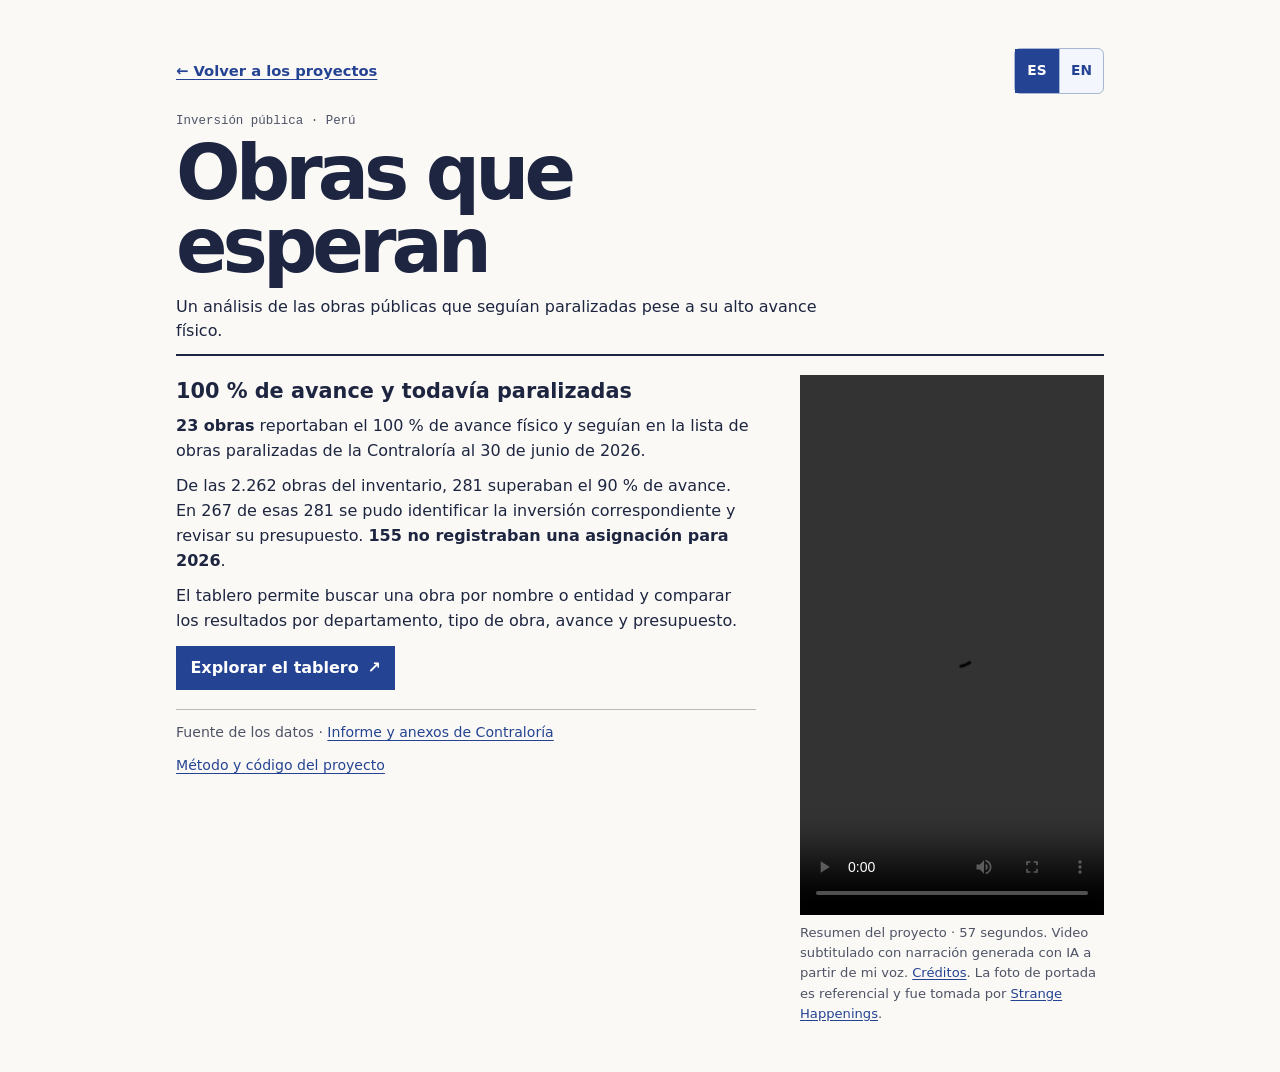
<file: obras.html>
<!doctype html>
<html lang="es">
<head>
  <meta charset="utf-8">
  <meta name="viewport" content="width=device-width, initial-scale=1">
  <meta name="description" content="Obras que esperan, un proyecto de Jose Navarro sobre las obras públicas paralizadas en el Perú.">
  <title>Obras que esperan · Jose Navarro</title>
  <link rel="stylesheet" href="portafolio.css">
  <style>
    .dashboard-link{display:inline-flex;align-items:center;gap:.55rem;min-height:44px;padding:.55rem .9rem;background:#254393;color:#fff;font-weight:700;text-decoration:none}
    .dashboard-link:hover{background:#1d336d;color:#fff;text-decoration:underline}
    .case-body .dashboard-action{margin-top:.8rem}
    .case-source{margin-top:1.2rem;padding-top:.75rem;border-top:1px solid var(--rule);font-size:.88rem;color:var(--quiet)}
  .language-nav{display:flex;justify-content:flex-end}
.language-switch{display:inline-flex;border:1px solid #a7b7d3;background:#f3f6fc;border-radius:.38rem}
.language-toggle{display:grid;min-width:44px;min-height:44px;place-items:center;color:#254393;font-weight:750;font-size:.86rem;text-decoration:none}
.language-toggle+.language-toggle{border-left:1px solid #a7b7d3}
.language-toggle:hover{background:#e0eafa;color:#182a55}
.language-toggle[aria-current="page"]{background:#254393;color:#fff}
.language-toggle:focus-visible{position:relative;z-index:1}
.case-nav{display:flex;justify-content:space-between;align-items:center;gap:.4rem 1rem;margin-bottom:1.1rem}.case-nav .back{margin:0}.case-nav .language-nav{margin-left:auto;flex-shrink:0}
</style>
<link rel="alternate" hreflang="en" href="obras-en.html">
</head>
<body>
  <main class="page case">
    <div class="case-nav"><a class="back" href="./#proyectos">← Volver a los proyectos</a><nav class="language-nav" aria-label="Idioma"><span class="language-switch"><a class="language-toggle" href="/obras.html" lang="es" hreflang="es" aria-label="Español" aria-current="page">ES</a><a class="language-toggle" href="/obras-en.html" lang="en" hreflang="en" aria-label="English">EN</a></span></nav></div>
    <header class="case-intro">
      <p class="category">Inversión pública · Perú</p>
      <h1>Obras que esperan</h1>
      <p>Un análisis de las obras públicas que seguían paralizadas pese a su alto avance físico.</p>
    </header>
    <section class="case-body" aria-labelledby="hallazgos">
      <div>
        <h2 id="hallazgos">100 % de avance y todavía paralizadas</h2>
        <p><strong>23 obras</strong> reportaban el 100 % de avance físico y seguían en la lista de obras paralizadas de la Contraloría al 30 de junio de 2026.</p>
        <p>De las 2.262 obras del inventario, 281 superaban el 90 % de avance. En 267 de esas 281 se pudo identificar la inversión correspondiente y revisar su presupuesto. <strong>155 no registraban una asignación para 2026</strong>.</p>
        <p>El tablero permite buscar una obra por nombre o entidad y comparar los resultados por departamento, tipo de obra, avance y presupuesto.</p>
        <p class="dashboard-action"><a class="dashboard-link" href="https://obras-que-esperan-peru.fancyperch2.chatgpt.site/">Explorar el tablero <span aria-hidden="true">↗</span></a></p>
        <footer class="case-source">
          <p>Fuente de los datos · <a href="https://www.gob.pe/institucion/contraloria/informes-publicaciones/8489152-informe-de-obras-paralizadas-en-el-territorio-nacional-a-junio-de-2026">Informe y anexos de Contraloría</a></p>
          <p><a href="https://github.com/bocchienjoyer/python_intermedio/tree/main/tarea_3">Método y código del proyecto</a></p>
        </footer>
      </div>
      <figure class="case-media">
        <video controls playsinline preload="metadata" aria-label="Video explicativo de Obras que esperan">
          <source src="obras-reel.mp4" type="video/mp4">
          <a href="obras-reel.mp4">Abrir el video</a>
        </video>
        <figcaption>Resumen del proyecto · 57 segundos. Video subtitulado con narración generada con IA a partir de mi voz. <a href="https://github.com/bocchienjoyer/python_intermedio/blob/main/tarea_3/reel/recursos/creditos.md">Créditos</a>. La foto de portada es referencial y fue tomada por <a href="https://www.pexels.com/photo/abandoned-concrete-structure-in-desert-landscape-35496428/">Strange Happenings</a>.</figcaption>
      </figure>
    </section>
  </main>
</body>
</html>
</file>
<file: estilos.css>
:root{color-scheme:light;--ink:#152f2a;--muted:#425952;--line:#c9d7cf;--accent:#146247;--paper:#f6f8f3}
*{box-sizing:border-box}
body{margin:0;background:var(--paper);color:var(--ink);font:1rem/1.6 system-ui,sans-serif}
a{color:var(--accent);text-underline-offset:.2em}
a:focus-visible,summary:focus-visible{outline:3px solid #ad531b;outline-offset:4px}
.wrap{width:min(1080px,calc(100% - 2rem));margin-inline:auto}
.bar{display:flex;justify-content:space-between;align-items:center;gap:1rem;flex-wrap:wrap;border-bottom:1px solid var(--line);padding:.75rem 0}
nav,.links{display:flex;flex-wrap:wrap;column-gap:1.1rem}
nav a,.links a{display:inline-flex;align-items:center;min-height:44px}
.brand{font-weight:750;color:var(--ink);text-decoration:none}
.skip{position:absolute;top:0;left:1rem;background:white;padding:.5rem;transform:translateY(-110%)}
.skip:focus{transform:none}
.hero{display:grid;grid-template-columns:minmax(0,1fr) minmax(9rem,24%);align-items:center;gap:clamp(1rem,4vw,3rem);padding:clamp(3rem,9vw,7rem) 0;border-bottom:1px solid var(--line)}
.portrait{grid-column:2;grid-row:1;display:block;width:100%;height:auto;border-radius:.55rem}
.hero>div{grid-column:1;grid-row:1}
.eyebrow{font-size:.76rem;font-weight:800;letter-spacing:.13em;color:var(--accent);margin:0 0 .55rem}
h1,h2,h3{line-height:1.1;margin:0;font-family:Georgia,serif}
h1{font-size:clamp(3rem,8vw,6.25rem);letter-spacing:-.05em}
h2{font-size:clamp(2rem,5vw,3.4rem);letter-spacing:-.035em}
h3{font-size:clamp(1.5rem,3.5vw,2.2rem)}
.intro{font-size:clamp(1rem,2.1vw,1.25rem);color:var(--muted);max-width:42rem}
.button{display:inline-flex;align-items:center;gap:.5rem;min-height:44px;padding:.35rem 1rem;background:var(--accent);color:white;border-radius:.3rem}
section+section{margin-top:clamp(2rem,6vw,4rem)}
article{display:grid;grid-template-columns:minmax(0,1fr) minmax(0,1.1fr);gap:clamp(1rem,4vw,3rem);align-items:center;padding:2rem 0;border-bottom:1px solid var(--line)}
figure{margin:0}
figure img{display:block;width:100%;height:clamp(14rem,31vw,23rem);object-fit:contain;background:white;border:1px solid var(--line);border-radius:.4rem}
figcaption,footer{font-size:.88rem;color:var(--muted)}
figcaption{margin-top:.4rem}
iframe{display:block;width:100%;height:23rem;border:1px solid var(--line);border-radius:.4rem;margin:1rem 0;background:white}
footer{padding:2rem 0;margin-top:3rem;border-top:1px solid var(--line)}
.demo{padding:1rem;background:white}
details{border-bottom:1px solid var(--line);padding:.2rem .3rem}
details p{margin:.3rem 0 .85rem}
summary{cursor:pointer;padding:.55rem 0;font-weight:750;color:var(--accent)}
@media(max-width:650px){.hero,article{grid-template-columns:1fr}.portrait,.hero>div{grid-column:auto;grid-row:auto}.portrait{width:clamp(7rem,30vw,10rem)}article figure{order:1}iframe{height:27rem}}
</file>
<file: portafolio.css>
:root{color-scheme:light;--paper:#faf9f5;--ink:#1d2540;--quiet:#4e5366;--rule:#b9b9ba;--link:#254393}
*{box-sizing:border-box}
body{margin:0;background:var(--paper);color:var(--ink);font:1rem/1.55 system-ui,sans-serif}
a{color:var(--link);text-underline-offset:.19em}
a:hover{color:#912c19}
a:focus-visible{outline:3px solid #a73b24;outline-offset:4px}
.skip{position:absolute;top:.6rem;left:.6rem;z-index:2;background:white;padding:.7rem;transform:translateY(-180%)}
.skip:focus{transform:none}
.page{max-width:82rem;margin:auto;padding:clamp(1.15rem,4vw,3rem) clamp(1rem,5vw,4rem) 3rem}
h1,h2,h3,p,figure{margin:0}
.intro{display:grid;grid-template-columns:minmax(0,1fr) clamp(5rem,15vw,10rem);align-items:center;gap:1rem 2rem;padding:clamp(.7rem,3vw,2rem) 0 clamp(1.4rem,4vw,2.8rem)}
h1{font-size:clamp(2.2rem,6.7vw,5.65rem);line-height:.95;letter-spacing:-.065em;font-weight:850}
.degree{font-size:clamp(1.02rem,2.1vw,1.32rem);font-weight:720;margin-top:.7rem}
.degree span{color:var(--quiet);white-space:nowrap;font-weight:500}
.bio{max-width:40rem;margin-top:.7rem;color:var(--quiet)}
.portrait{width:100%;height:auto;aspect-ratio:1;object-fit:cover;border-radius:50%;border:1px solid var(--rule)}
.contacts{display:flex;gap:.55rem;margin-top:.85rem}
.contacts a{display:inline-flex;align-items:center;justify-content:center;gap:.25rem;min-width:44px;min-height:44px;padding:0 .52rem;color:var(--ink);border:1px solid var(--rule);border-radius:3px;text-decoration:none}
.contacts a:hover{background:#e5eaf7;color:var(--link)}
.contacts svg{width:22px;height:22px}
.contacts .cv{font-weight:750}
.section-title{border-top:2px solid var(--ink);padding:.75rem 0 .95rem;font-size:1.25rem;letter-spacing:-.025em}
.projects{display:grid;grid-template-columns:repeat(3,minmax(0,1fr));gap:clamp(1rem,2vw,1.75rem)}
.project{display:flex;flex-direction:column;gap:.55rem;min-width:0}
.category,.figure-label,.figure-small{font-family:ui-monospace,Consolas,monospace}
.category{display:flex;gap:.55rem;align-items:center;font-size:.78rem;color:var(--quiet)}
.category span{font-weight:750;color:var(--ink)}
.cover{display:block;width:100%;aspect-ratio:360/206;color:inherit;border:1px solid transparent}
.cover:hover{color:inherit;border-color:var(--ink)}
.cover svg{display:block;width:100%;height:100%;fill:currentColor}
.works{background:#254393;color:#fff}
.works:hover{color:#fff}
.poverty{background:#f4dfd4;color:#712917}
.economy{background:#e0e3eb;color:#263452}
.figure-label{font-size:12px;font-weight:700;letter-spacing:.65px}
.figure-small{font-size:12px}
.figure-number{font:800 92px system-ui,sans-serif;letter-spacing:-.07em}
.figure-value{font:800 30px system-ui,sans-serif;letter-spacing:-.04em}
.project h3{font-size:clamp(1.17rem,2vw,1.42rem);line-height:1.14;letter-spacing:-.028em}
.project p:not(.category){font-size:.95rem;color:var(--quiet)}
.project strong{color:var(--ink)}
.project-links{display:flex;flex-wrap:wrap;gap:.15rem .9rem;margin-top:auto;border-bottom:1px solid var(--rule)}
.project-links a,.back{display:inline-flex;align-items:center;gap:.35rem;min-height:44px;font-weight:700;font-size:.92rem}
.case{max-width:66rem}
.case .back{margin-bottom:1.3rem}
.case h1{font-size:clamp(2.2rem,7vw,4.75rem);margin:.4rem 0 .8rem}
.case-intro{max-width:43rem;margin-bottom:.65rem}
.case-body{border-top:2px solid var(--ink);padding-top:1.15rem;display:grid;grid-template-columns:minmax(0,1fr) minmax(12rem,19rem);gap:clamp(1rem,4vw,2.75rem);align-items:start}
.case-body h2{font-size:1.3rem;margin-bottom:.45rem}
.case-body p+p{margin-top:.65rem}
.case-media video{display:block;width:100%;max-height:67vh;aspect-ratio:9/16;background:#1d2540}
.case-media figcaption{font-size:.82rem;color:var(--quiet);margin-top:.45rem}
@media(max-width:720px){.projects,.case-body{grid-template-columns:minmax(0,1fr)}.projects{gap:1.4rem}.project{gap:.6rem}.case-media{max-width:19rem}}
@media(max-width:440px){.intro{grid-template-columns:minmax(0,1fr) 3.85rem;gap:.65rem;align-items:start}.portrait{margin-top:.15rem}.bio{font-size:.95rem}.degree span{white-space:normal}}
</file>
